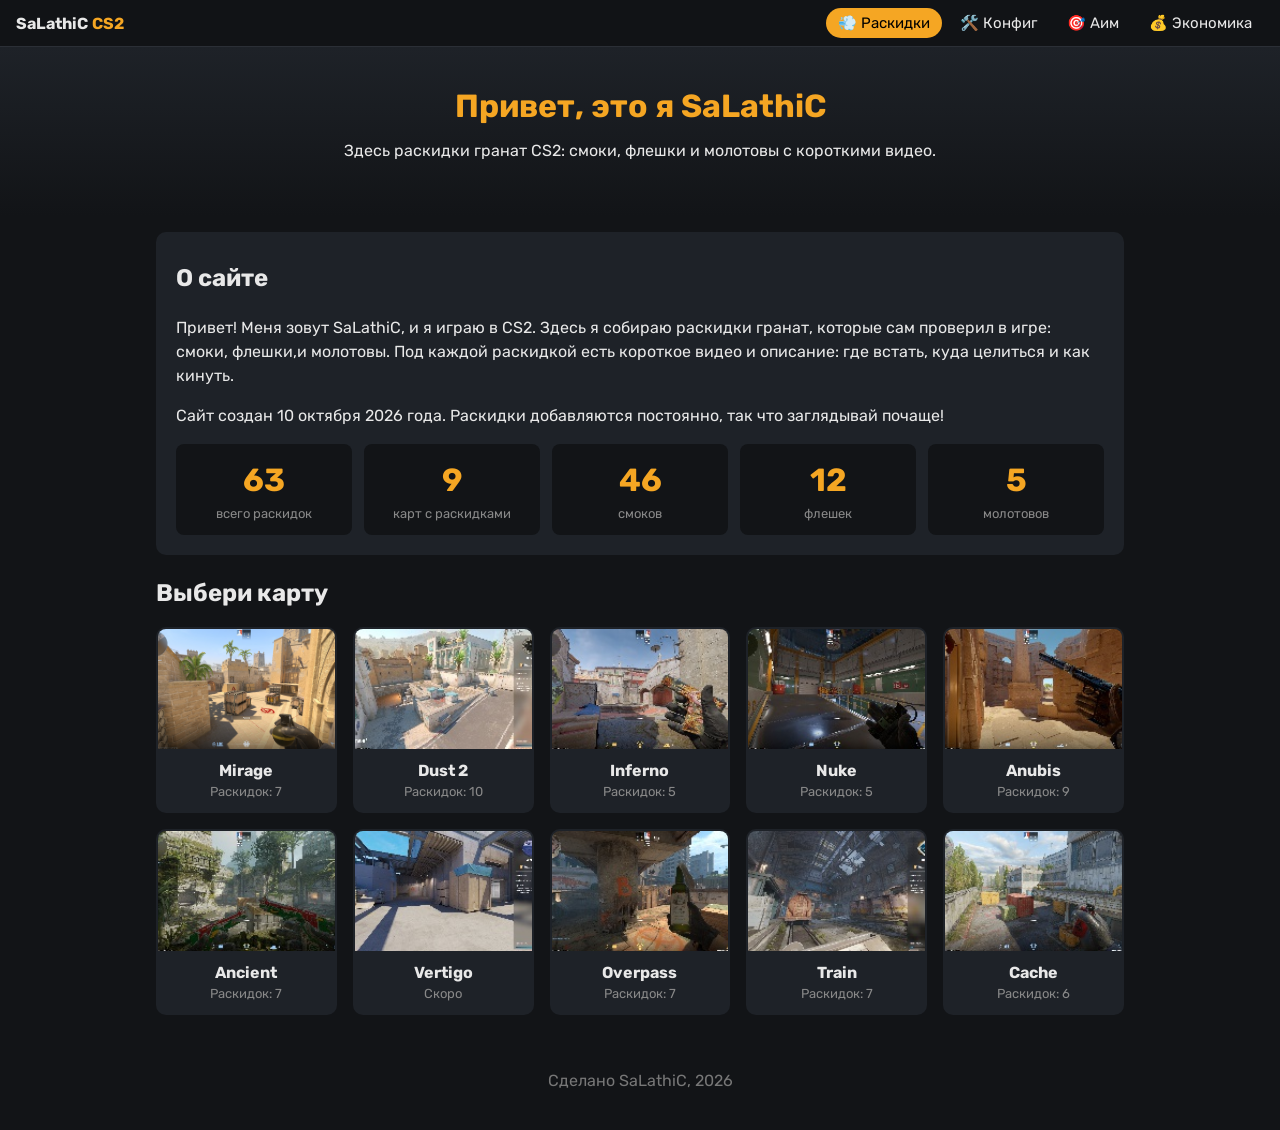
<file: index.html>
<!DOCTYPE html>
<html lang="ru">
<head>
    <!-- Сюда пишем служебную информацию. Её не видно на странице -->
    <meta charset="UTF-8">
    <meta name="viewport" content="width=device-width, initial-scale=1.0">
    <title>Раскидки CS2</title>
    <!-- Подключаем шрифт Rubik из Google Fonts (он умеет русские буквы) -->
    <link rel="stylesheet" href="https://fonts.googleapis.com/css2?family=Rubik:wght@400;700&display=swap">
    <!-- Подключаем файл с оформлением -->
    <link rel="stylesheet" href="style.css">
</head>
<body>
    <!-- Меню сайта рисует файл nav.js -->
    <script src="nav.js"></script>
    <!-- А всё, что внутри body, видно на странице -->

    <!-- Шапка сайта -->
    <header>
        <h1>Привет, это я SaLathiC</h1>
        <p>Здесь раскидки гранат CS2: смоки, флешки и молотовы с короткими видео.</p>
    </header>

    <!-- Основная часть: список карт -->
    <main>
        <!-- Блок «О сайте» -->
        <section class="about">
            <h2>О сайте</h2>
            <!-- ✏️ Текст можно поменять на свой -->
            <p>
                Привет! Меня зовут SaLathiC, и я играю в CS2. Здесь я собираю раскидки гранат,
                которые сам проверил в игре: смоки, флешки,и молотовы. Под каждой раскидкой есть
                короткое видео и описание: где встать, куда целиться и как кинуть.
            </p>
            <p>Сайт создан 10 октября 2026 года. Раскидки добавляются постоянно, так что заглядывай почаще!</p>

            <!-- Статистика. Цифры посчитает JavaScript из файла home.js -->
            <div class="stats">
                <div class="stat">
                    <span class="stat-number" id="stat-total">0</span>
                    <span class="stat-label">всего раскидок</span>
                </div>
                <div class="stat">
                    <span class="stat-number" id="stat-maps">0</span>
                    <span class="stat-label">карт с раскидками</span>
                </div>
                <div class="stat">
                    <span class="stat-number" id="stat-smoke">0</span>
                    <span class="stat-label">смоков</span>
                </div>
                <div class="stat">
                    <span class="stat-number" id="stat-flash">0</span>
                    <span class="stat-label">флешек</span>
                </div>
                <div class="stat">
                    <span class="stat-number" id="stat-molotov">0</span>
                    <span class="stat-label">молотовов</span>
                </div>
            </div>
        </section>

        <h2>Выбери карту</h2>

        <!-- Пустая сетка для плиток карт. Их нарисует JavaScript из файла home.js -->
        <nav class="map-grid"></nav>
    </main>

    <!-- Подвал сайта -->
    <footer>
        <p>Сделано SaLathiC, 2026</p>
    </footer>

    <!-- Сначала данные, потом робот главной страницы -->
    <script src="data.js"></script>
    <script src="home.js"></script>
</body>
</html>
</file>
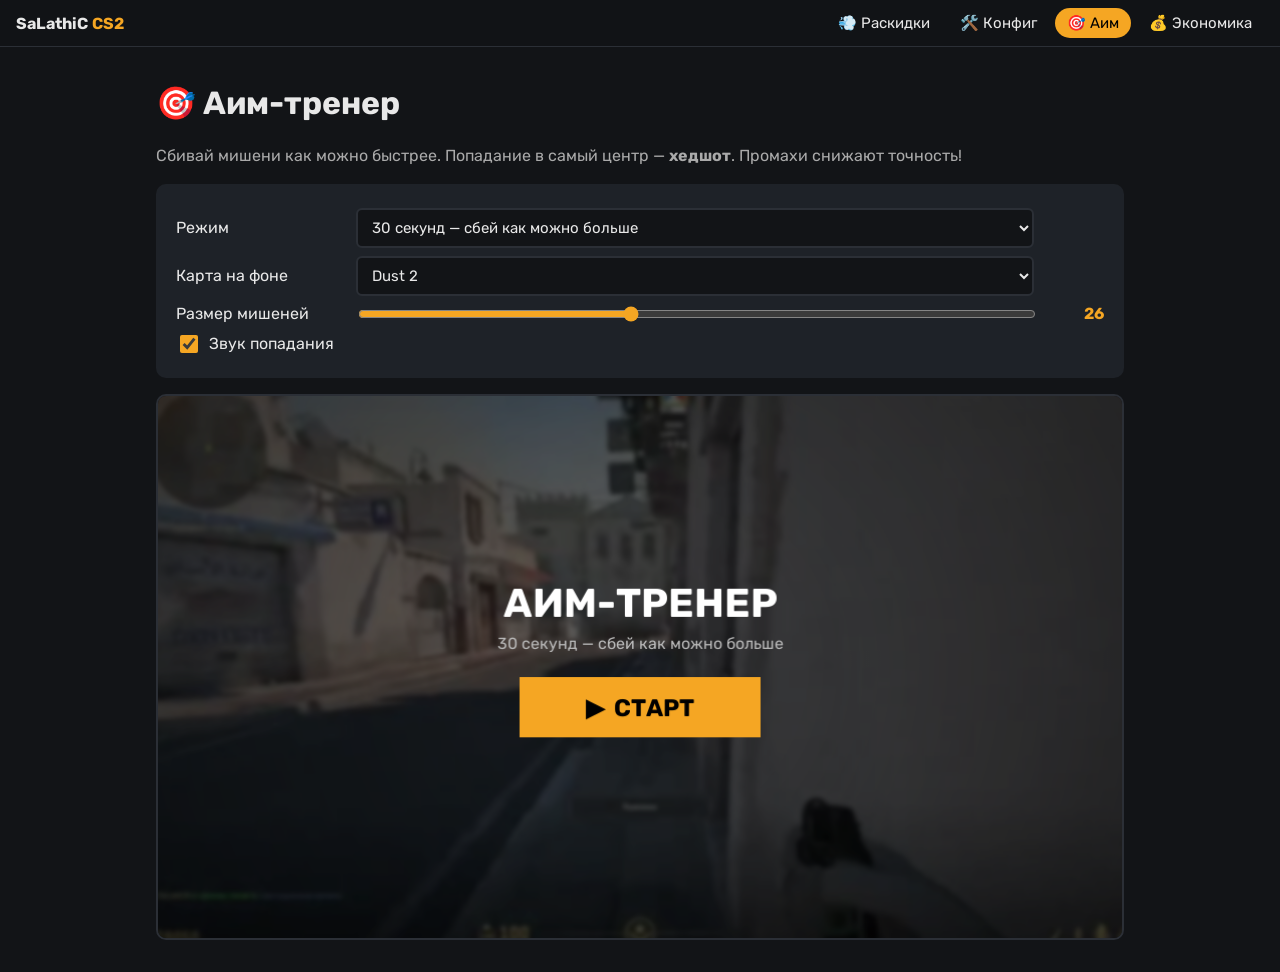
<file: aim.html>
<!DOCTYPE html>
<html lang="ru">
<head>
    <meta charset="UTF-8">
    <meta name="viewport" content="width=device-width, initial-scale=1.0">
    <title>Аим-тренер — CS2</title>
    <link rel="stylesheet" href="https://fonts.googleapis.com/css2?family=Rubik:wght@400;700&display=swap">
    <link rel="stylesheet" href="style.css">
</head>
<body>
    <script src="nav.js"></script>

    <main>
        <h1>🎯 Аим-тренер</h1>
        <p class="tool-intro">Сбивай мишени как можно быстрее. Попадание в самый центр — <b>хедшот</b>. Промахи снижают точность!</p>

        <!-- Настройки -->
        <section class="panel aim-settings">
            <div class="field">
                <label for="aim-mode">Режим</label>
                <select id="aim-mode">
                    <option value="classic">30 секунд — сбей как можно больше</option>
                    <option value="shrink">Мишени уменьшаются — успей, пока не исчезла</option>
                    <option value="moving">Двигающиеся мишени</option>
                    <option value="reaction">Реакция — 10 мишеней, важна скорость</option>
                </select>
                <span></span>
            </div>
            <div class="field">
                <label for="aim-map">Карта на фоне</label>
                <select id="aim-map">
                    <option value="dust2">Dust 2</option>
                    <option value="mirage">Mirage</option>
                    <option value="inferno">Inferno</option>
                    <option value="ancient">Ancient</option>
                    <option value="overpass">Overpass</option>
                    <option value="none">Без фона</option>
                </select>
                <span></span>
            </div>
            <div class="field">
                <label for="aim-size">Размер мишеней</label>
                <input type="range" id="aim-size" min="10" max="50" value="26">
                <output id="aim-size-out"></output>
            </div>
            <label class="check"><input type="checkbox" id="aim-sound" checked> Звук попадания</label>
        </section>

        <!-- Игровое поле. Кнопка «Старт», табло и всё остальное рисуются прямо на нём -->
        <canvas id="aim-canvas" width="960" height="540"></canvas>

        <!-- Итоги -->
        <section class="panel" id="aim-result" hidden>
            <h2>Итоги</h2>
            <div class="stats" id="result-stats"></div>
            <p id="result-record" class="hint"></p>
        </section>
    </main>

    <script src="aim.js"></script>
</body>
</html>
</file>
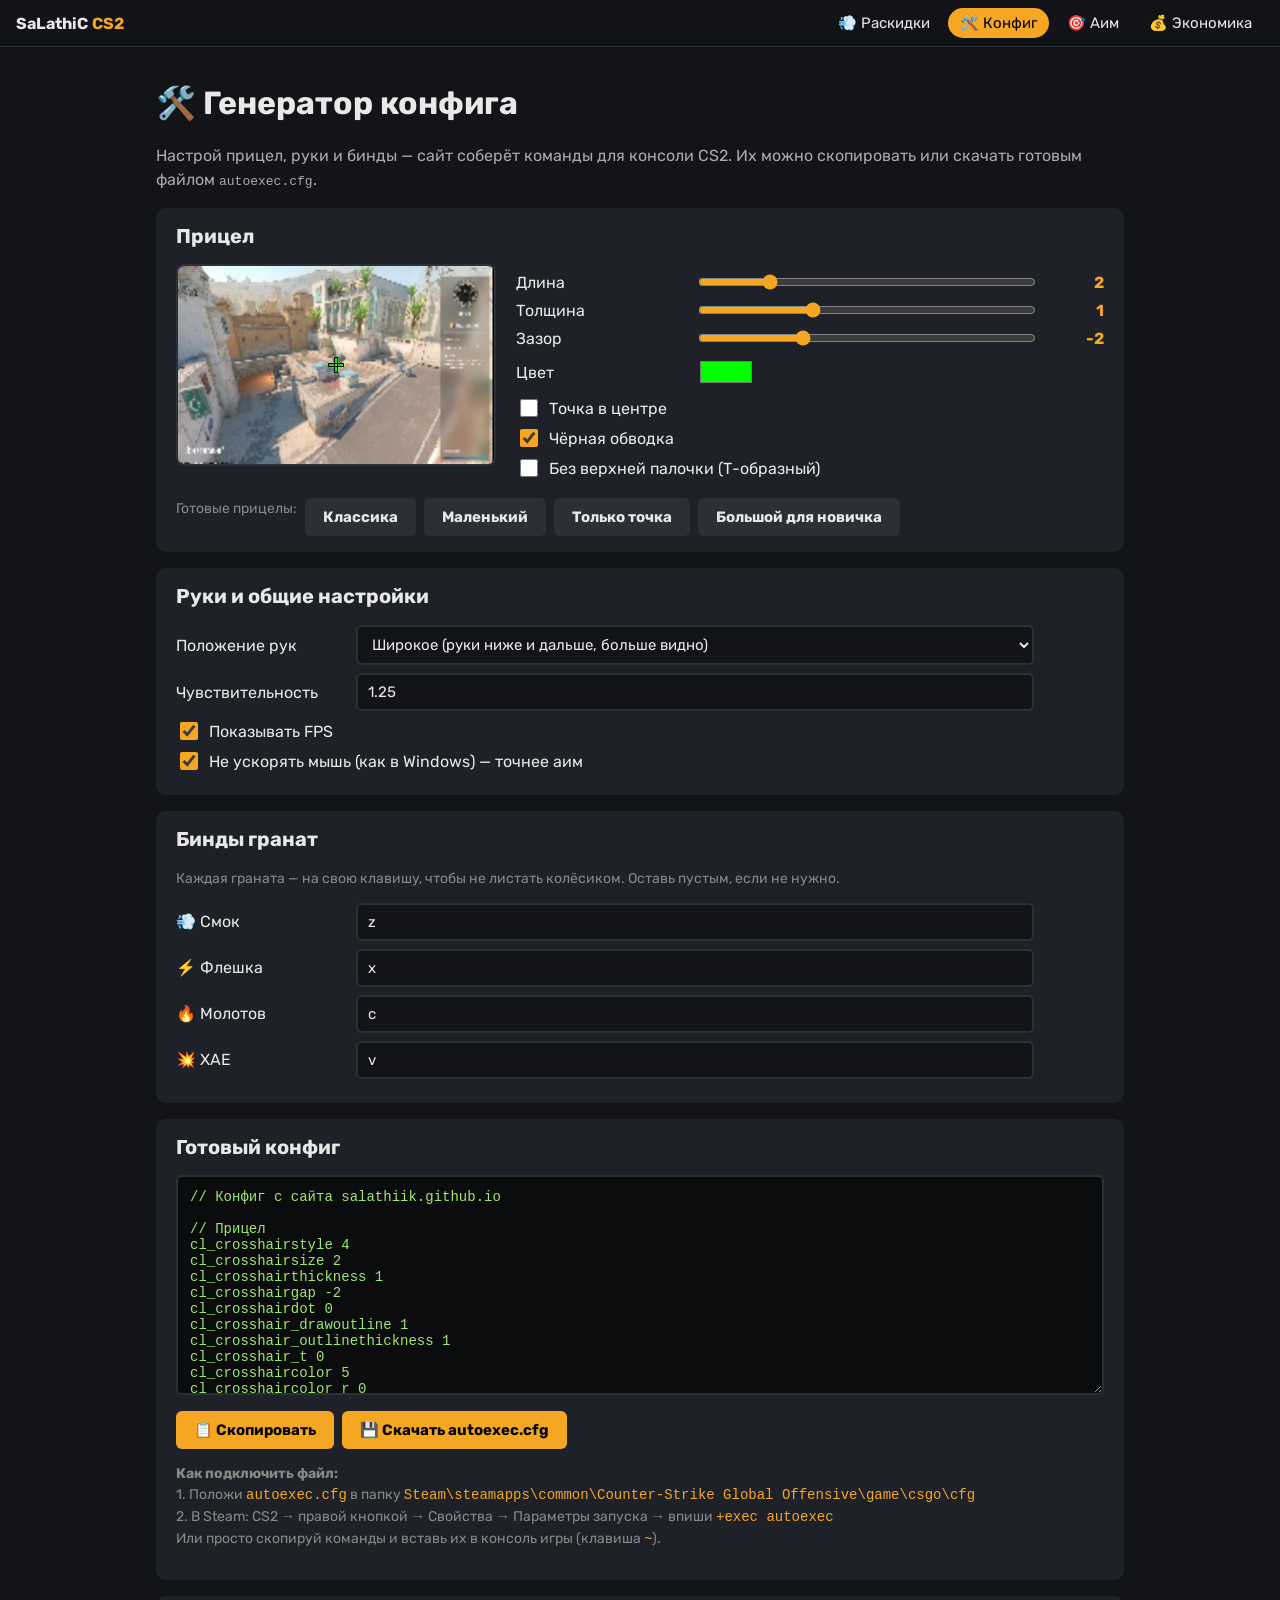
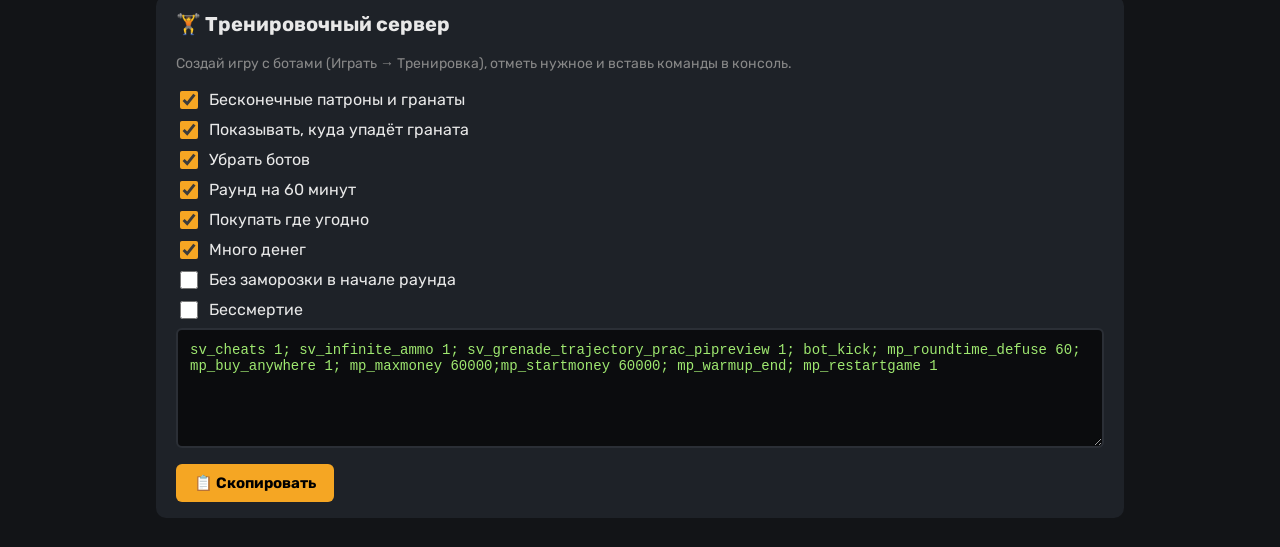
<file: config.html>
<!DOCTYPE html>
<html lang="ru">
<head>
    <meta charset="UTF-8">
    <meta name="viewport" content="width=device-width, initial-scale=1.0">
    <title>Генератор конфига — CS2</title>
    <link rel="stylesheet" href="https://fonts.googleapis.com/css2?family=Rubik:wght@400;700&display=swap">
    <link rel="stylesheet" href="style.css">
</head>
<body>
    <script src="nav.js"></script>

    <main>
        <h1>🛠️ Генератор конфига</h1>
        <p class="tool-intro">
            Настрой прицел, руки и бинды — сайт соберёт команды для консоли CS2.
            Их можно скопировать или скачать готовым файлом <code>autoexec.cfg</code>.
        </p>

        <!-- Прицел -->
        <section class="panel">
            <h2>Прицел</h2>
            <div class="crosshair-layout">
                <!-- Превью: canvas — «холст», на котором JavaScript рисует прицел -->
                <canvas id="crosshair-preview" width="320" height="200"></canvas>

                <div>
                    <div class="field">
                        <label for="ch-size">Длина</label>
                        <input type="range" id="ch-size" min="0" max="10" step="0.5" value="2">
                        <output id="ch-size-out"></output>
                    </div>
                    <div class="field">
                        <label for="ch-thickness">Толщина</label>
                        <input type="range" id="ch-thickness" min="0" max="3" step="0.5" value="1">
                        <output id="ch-thickness-out"></output>
                    </div>
                    <div class="field">
                        <label for="ch-gap">Зазор</label>
                        <input type="range" id="ch-gap" min="-5" max="5" step="0.5" value="-2">
                        <output id="ch-gap-out"></output>
                    </div>
                    <div class="field">
                        <label for="ch-color">Цвет</label>
                        <input type="color" id="ch-color" value="#00ff00">
                        <span></span>
                    </div>
                    <label class="check"><input type="checkbox" id="ch-dot"> Точка в центре</label>
                    <label class="check"><input type="checkbox" id="ch-outline" checked> Чёрная обводка</label>
                    <label class="check"><input type="checkbox" id="ch-t"> Без верхней палочки (Т-образный)</label>
                </div>
            </div>

            <div class="button-row">
                <span class="hint">Готовые прицелы:</span>
                <button class="big-button secondary" data-preset="classic">Классика</button>
                <button class="big-button secondary" data-preset="small">Маленький</button>
                <button class="big-button secondary" data-preset="dot">Только точка</button>
                <button class="big-button secondary" data-preset="big">Большой для новичка</button>
            </div>
        </section>

        <!-- Руки и общее -->
        <section class="panel">
            <h2>Руки и общие настройки</h2>
            <div class="field">
                <label for="vm-preset">Положение рук</label>
                <select id="vm-preset">
                    <option value="default">Стандартное</option>
                    <option value="wide" selected>Широкое (руки ниже и дальше, больше видно)</option>
                    <option value="close">Близкое</option>
                </select>
                <span></span>
            </div>
            <div class="field">
                <label for="sens">Чувствительность</label>
                <input type="number" id="sens" min="0.1" max="10" step="0.01" value="1.25">
                <span></span>
            </div>
            <label class="check"><input type="checkbox" id="opt-fps" checked> Показывать FPS</label>
            <label class="check"><input type="checkbox" id="opt-rawinput" checked> Не ускорять мышь (как в Windows) — точнее аим</label>
        </section>

        <!-- Бинды -->
        <section class="panel">
            <h2>Бинды гранат</h2>
            <p class="hint">Каждая граната — на свою клавишу, чтобы не листать колёсиком. Оставь пустым, если не нужно.</p>
            <div class="field"><label for="bind-smoke">💨 Смок</label><input type="text" id="bind-smoke" value="z" maxlength="10"><span></span></div>
            <div class="field"><label for="bind-flash">⚡ Флешка</label><input type="text" id="bind-flash" value="x" maxlength="10"><span></span></div>
            <div class="field"><label for="bind-molotov">🔥 Молотов</label><input type="text" id="bind-molotov" value="c" maxlength="10"><span></span></div>
            <div class="field"><label for="bind-he">💥 ХАЕ</label><input type="text" id="bind-he" value="v" maxlength="10"><span></span></div>
        </section>

        <!-- Результат -->
        <section class="panel">
            <h2>Готовый конфиг</h2>
            <textarea id="config-output" class="code-output" readonly></textarea>
            <div class="button-row">
                <button class="big-button" id="copy-config">📋 Скопировать</button>
                <button class="big-button" id="download-config">💾 Скачать autoexec.cfg</button>
            </div>
            <p class="hint">
                <b>Как подключить файл:</b><br>
                1. Положи <code>autoexec.cfg</code> в папку
                <code>Steam\steamapps\common\Counter-Strike Global Offensive\game\csgo\cfg</code><br>
                2. В Steam: CS2 → правой кнопкой → Свойства → Параметры запуска → впиши <code>+exec autoexec</code><br>
                Или просто скопируй команды и вставь их в консоль игры (клавиша <code>~</code>).
            </p>
        </section>

        <!-- Тренировочный сервер -->
        <section class="panel">
            <h2>🏋️ Тренировочный сервер</h2>
            <p class="hint">Создай игру с ботами (Играть → Тренировка), отметь нужное и вставь команды в консоль.</p>
            <label class="check"><input type="checkbox" class="practice" data-cmd="sv_infinite_ammo 1" checked> Бесконечные патроны и гранаты</label>
            <label class="check"><input type="checkbox" class="practice" data-cmd="sv_grenade_trajectory_prac_pipreview 1" checked> Показывать, куда упадёт граната</label>
            <label class="check"><input type="checkbox" class="practice" data-cmd="bot_kick" checked> Убрать ботов</label>
            <label class="check"><input type="checkbox" class="practice" data-cmd="mp_roundtime_defuse 60" checked> Раунд на 60 минут</label>
            <label class="check"><input type="checkbox" class="practice" data-cmd="mp_buy_anywhere 1" checked> Покупать где угодно</label>
            <label class="check"><input type="checkbox" class="practice" data-cmd="mp_maxmoney 60000;mp_startmoney 60000" checked> Много денег</label>
            <label class="check"><input type="checkbox" class="practice" data-cmd="mp_freezetime 0"> Без заморозки в начале раунда</label>
            <label class="check"><input type="checkbox" class="practice" data-cmd="god"> Бессмертие</label>
            <textarea id="practice-output" class="code-output" readonly style="min-height: 120px"></textarea>
            <div class="button-row">
                <button class="big-button" id="copy-practice">📋 Скопировать</button>
            </div>
        </section>
    </main>

    <script src="config.js"></script>
</body>
</html>
</file>
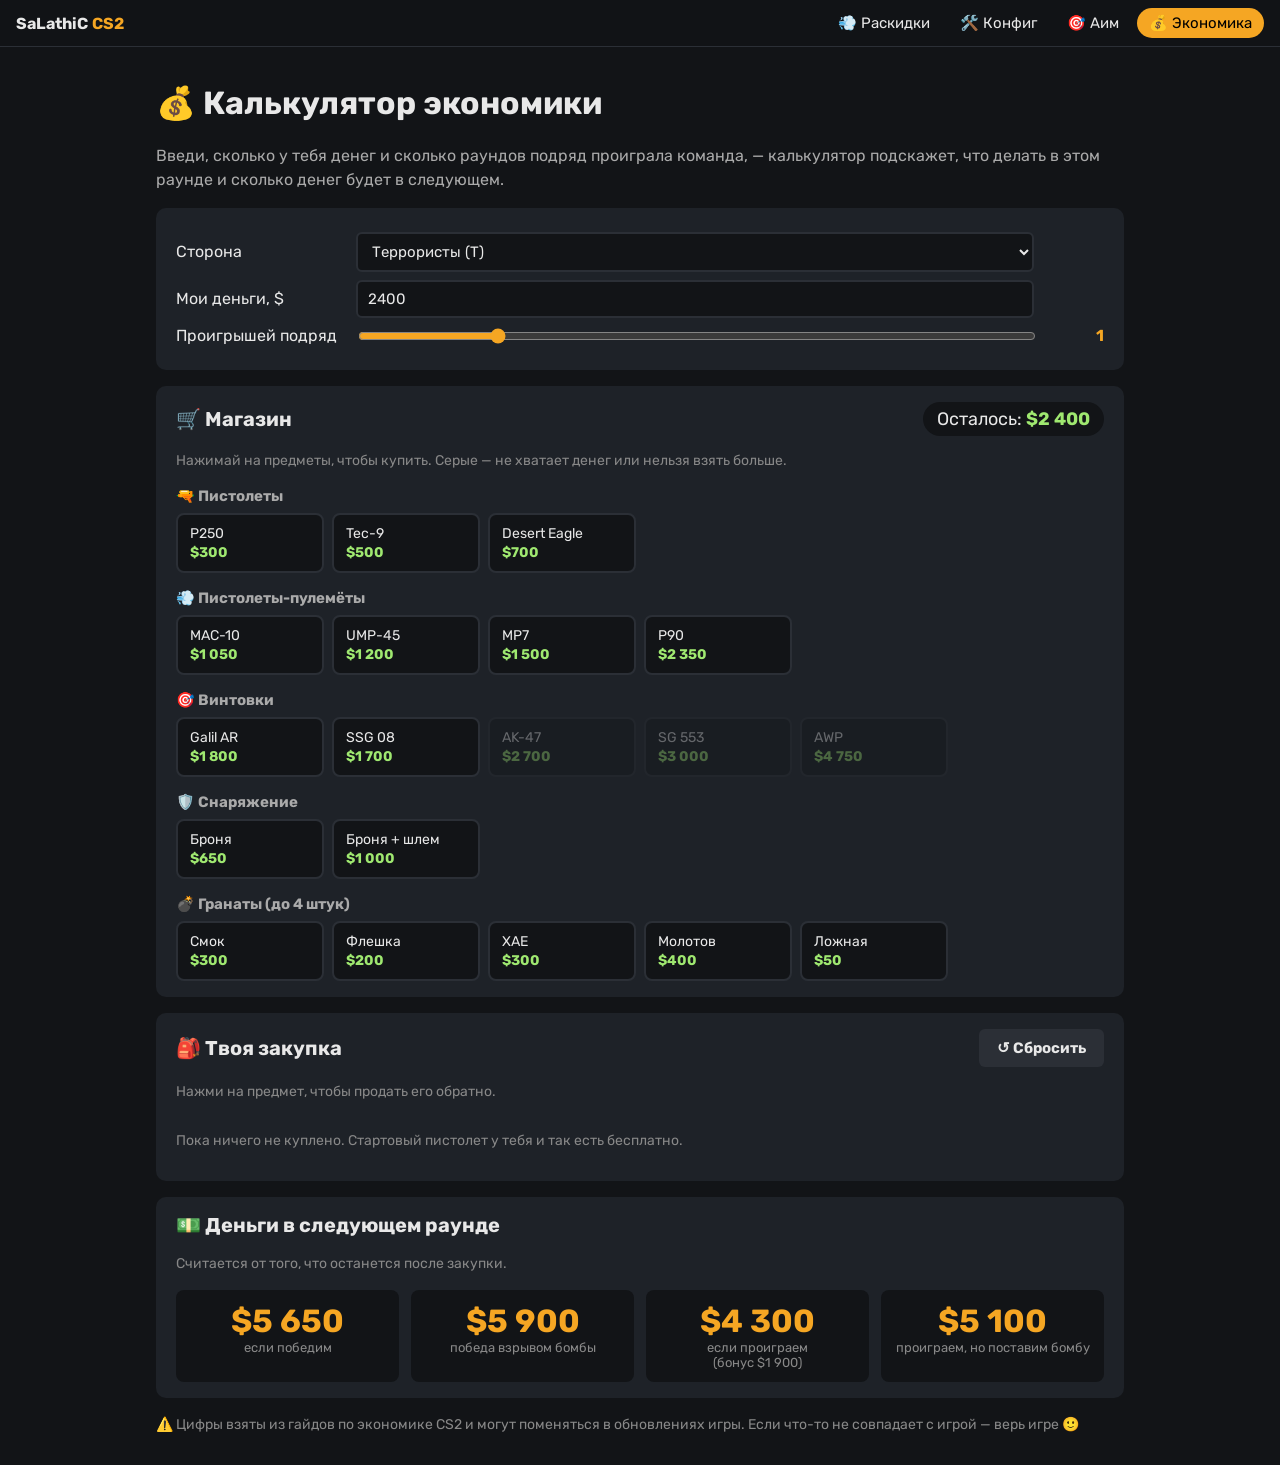
<file: economy.html>
<!DOCTYPE html>
<html lang="ru">
<head>
    <meta charset="UTF-8">
    <meta name="viewport" content="width=device-width, initial-scale=1.0">
    <title>Калькулятор экономики — CS2</title>
    <link rel="stylesheet" href="https://fonts.googleapis.com/css2?family=Rubik:wght@400;700&display=swap">
    <link rel="stylesheet" href="style.css">
</head>
<body>
    <script src="nav.js"></script>

    <main>
        <h1>💰 Калькулятор экономики</h1>
        <p class="tool-intro">
            Введи, сколько у тебя денег и сколько раундов подряд проиграла команда, —
            калькулятор подскажет, что делать в этом раунде и сколько денег будет в следующем.
        </p>

        <section class="panel">
            <div class="field">
                <label for="eco-side">Сторона</label>
                <select id="eco-side">
                    <option value="t">Террористы (T)</option>
                    <option value="ct">Спецназ (КТ)</option>
                </select>
                <span></span>
            </div>
            <div class="field">
                <label for="eco-money">Мои деньги, $</label>
                <input type="number" id="eco-money" min="0" max="16000" step="50" value="2400">
                <span></span>
            </div>
            <div class="field">
                <label for="eco-losses">Проигрышей подряд</label>
                <input type="range" id="eco-losses" min="0" max="5" value="1">
                <output id="eco-losses-out"></output>
            </div>
        </section>

        <!-- Магазин -->
        <section class="panel">
            <div class="shop-header">
                <h2>🛒 Магазин</h2>
                <div class="wallet">Осталось: <b id="eco-left"></b></div>
            </div>
            <p class="hint">Нажимай на предметы, чтобы купить. Серые — не хватает денег или нельзя взять больше.</p>
            <!-- Кнопки предметов, разложенные по разделам, нарисует economy.js -->
            <div id="eco-shop"></div>
        </section>

        <!-- Что купили -->
        <section class="panel">
            <div class="shop-header">
                <h2>🎒 Твоя закупка</h2>
                <button class="big-button secondary" id="eco-reset">↺ Сбросить</button>
            </div>
            <p class="hint">Нажми на предмет, чтобы продать его обратно.</p>
            <div id="eco-cart"></div>
        </section>

        <!-- Деньги в следующем раунде -->
        <section class="panel">
            <h2>💵 Деньги в следующем раунде</h2>
            <p class="hint">Считается от того, что останется после закупки.</p>
            <div class="stats" id="eco-next"></div>
        </section>

        <p class="hint">
            ⚠️ Цифры взяты из гайдов по экономике CS2 и могут поменяться в обновлениях игры.
            Если что-то не совпадает с игрой — верь игре 🙂
        </p>
    </main>

    <script src="economy.js"></script>
</body>
</html>
</file>
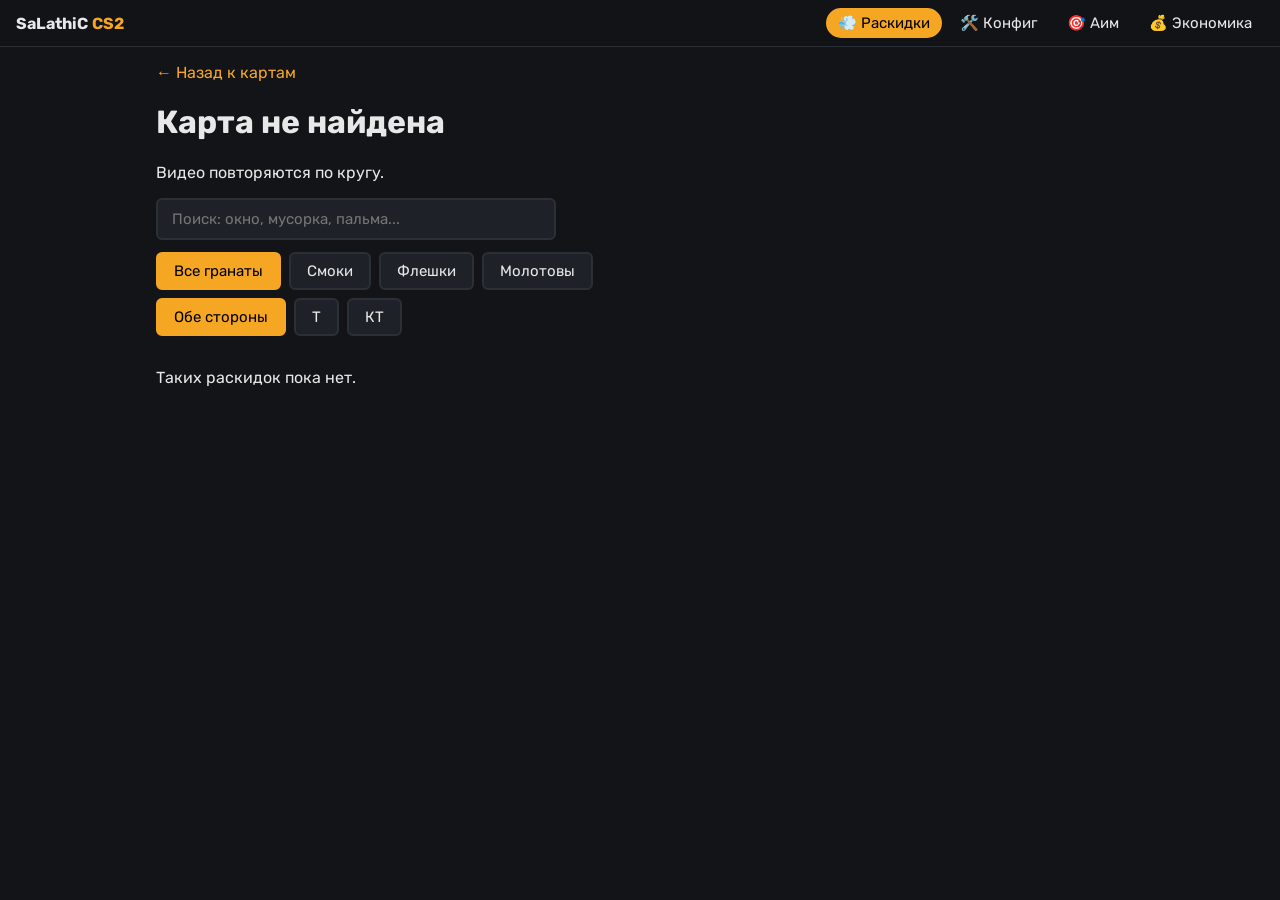
<file: map.html>
<!DOCTYPE html>
<html lang="ru">
<head>
    <meta charset="UTF-8">
    <meta name="viewport" content="width=device-width, initial-scale=1.0">
    <!-- Название вкладки поменяет JavaScript, когда узнает, какая это карта -->
    <title>Раскидки CS2</title>
    <link rel="stylesheet" href="https://fonts.googleapis.com/css2?family=Rubik:wght@400;700&display=swap">
    <link rel="stylesheet" href="style.css">
</head>
<body>
    <!-- Меню сайта рисует файл nav.js -->
    <script src="nav.js"></script>
    <!-- Одна страница для ВСЕХ карт. Какую карту показать, написано в ссылке:
         map.html?map=mirage, map.html?map=dust2 и т.д. -->
    <main>
        <!-- Ссылка обратно на главную -->
        <a class="back-link" href="index.html">← Назад к картам</a>

        <!-- Заголовок пустой — его заполнит JavaScript названием карты -->
        <h1 class="map-title"></h1>
        <p>Видео повторяются по кругу.</p>

        <!-- Фильтры. data-type и data-side — наши собственные «пометки» на кнопках,
             по ним JavaScript понимает, какая кнопка что фильтрует -->
        <div class="filters">
            <!-- Поле поиска. placeholder — серая подсказка, пока поле пустое -->
            <input class="search" type="search" placeholder="Поиск: окно, мусорка, пальма...">

            <div class="filter-group">
                <button class="filter-button active" data-type="all">Все гранаты</button>
                <button class="filter-button" data-type="smoke">Смоки</button>
                <button class="filter-button" data-type="flash">Флешки</button>
                <button class="filter-button" data-type="molotov">Молотовы</button>
            </div>

            <div class="filter-group">
                <button class="filter-button active" data-side="all">Обе стороны</button>
                <button class="filter-button" data-side="t">T</button>
                <button class="filter-button" data-side="ct">КТ</button>
            </div>
        </div>

        <!-- Пустая коробка для карточек. Их нарисует JavaScript из файла cards.js -->
        <div class="lineup-grid"></div>
    </main>

    <!-- Мини-страничка раскидки. Сначала спрятана (hidden),
         JavaScript показывает её по клику на карточку и заполняет данными -->
    <div class="modal" hidden>
        <div class="modal-window">
            <button class="modal-close" aria-label="Закрыть">✕</button>

            <!-- controls — кнопки плеера: пауза, перемотка, полный экран -->
            <video class="modal-video" controls loop muted playsinline></video>

            <div class="modal-info">
                <h2 class="modal-title"></h2>
                <div class="modal-tags"></div>
                <p><b>Для чего:</b> <span class="modal-purpose"></span></p>
                <p><b>Откуда:</b> <span class="modal-from"></span></p>
                <p><b>Куда целиться:</b> <span class="modal-aim"></span></p>
                <p><b>Как кинуть:</b> <span class="modal-how"></span></p>
                <!-- Плашка «Взято у ...». Видна, только если у раскидки указан source -->
                <p class="modal-source" hidden></p>
            </div>
        </div>
    </div>

    <!-- Карточка автора (ютубера). Открывается поверх мини-странички -->
    <div class="author-popup" hidden>
        <div class="author-window">
            <button class="author-close" aria-label="Закрыть">✕</button>
            <img class="author-photo" alt="">
            <h3 class="author-name"></h3>
            <p class="author-about"></p>
            <!-- target="_blank" — открыть ссылку в новой вкладке, чтобы наш сайт не закрылся -->
            <a class="author-channel" target="_blank" rel="noopener"></a>
        </div>
    </div>

    <!-- Подключаем JavaScript. Порядок важен: сначала данные, потом робот, который их рисует -->
    <script src="data.js"></script>
    <script src="cards.js"></script>
</body>
</html>
</file>
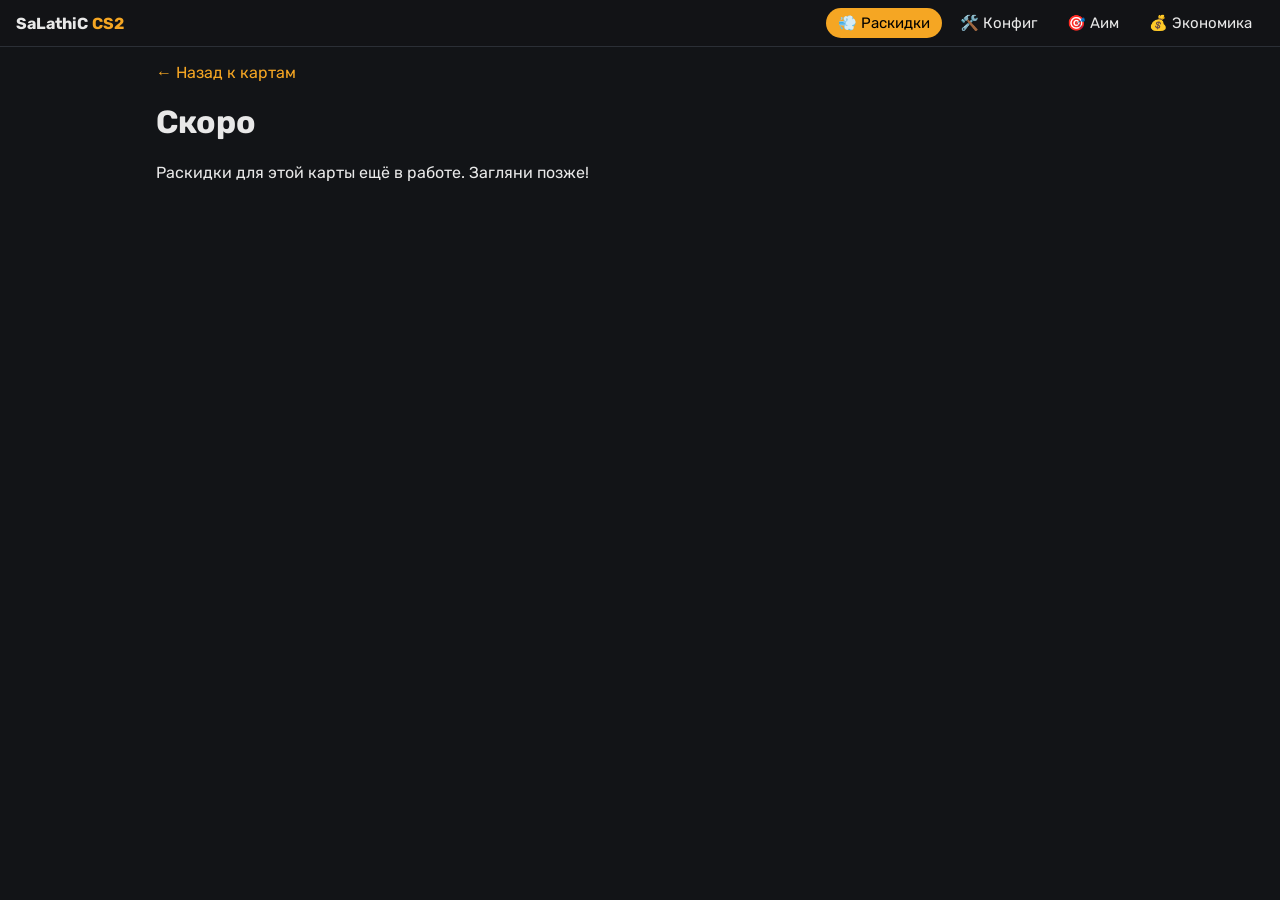
<file: soon.html>
<!DOCTYPE html>
<html lang="ru">
<head>
    <meta charset="UTF-8">
    <meta name="viewport" content="width=device-width, initial-scale=1.0">
    <title>Скоро — Раскидки CS2</title>
    <link rel="stylesheet" href="https://fonts.googleapis.com/css2?family=Rubik:wght@400;700&display=swap">
    <link rel="stylesheet" href="style.css">
</head>
<body>
    <!-- Меню сайта рисует файл nav.js -->
    <script src="nav.js"></script>
    <main>
        <a class="back-link" href="index.html">← Назад к картам</a>

        <h1>Скоро</h1>
        <p>Раскидки для этой карты ещё в работе. Загляни позже!</p>
    </main>
</body>
</html>
</file>
<file: style.css>
/* Это CSS — «одежда» сайта. Здесь пишем, как всё выглядит */

/* ===== Весь сайт ===== */

/* * — значит «все элементы». Так размеры считаются проще и понятнее */
* {
    box-sizing: border-box;
}

body {
    margin: 0;                          /* убираем белую рамку вокруг страницы */
    font-family: 'Rubik', sans-serif;   /* шрифт; если не загрузится — любой простой */
    background-color: #121417;          /* почти чёрный фон */
    color: #e8e8e8;                     /* светло-серый текст */
}

/* ===== Шапка ===== */

header {
    text-align: center;                 /* текст по центру */
    padding: 40px 16px;
    /* плавный переход цвета сверху вниз */
    background: linear-gradient(#1e2228, #121417);
}

header h1 {
    margin: 0;
    color: #f5a623;                     /* оранжевый, как в CS2 */
}

/* ===== Основная часть ===== */

main {
    max-width: 1000px;                  /* на широком экране не растягиваемся бесконечно */
    margin: 0 auto;                     /* auto по бокам — ставит блок по центру */
    padding: 16px;
}

/* ===== Блок «О сайте» ===== */

.about {
    background-color: #1e2228;
    border-radius: 10px;
    padding: 8px 20px 20px;
    margin-bottom: 24px;
    line-height: 1.5;                   /* расстояние между строчками — так текст легче читать */
}

/* Ряд с цифрами: плитки в ряд, а если не влезают — переносятся */
.stats {
    display: flex;
    flex-wrap: wrap;
    gap: 12px;
    margin-top: 16px;
}

/* Одна плитка с цифрой */
.stat {
    flex: 1;                            /* все плитки одинаковой ширины */
    min-width: 110px;
    display: flex;
    flex-direction: column;             /* цифра сверху, подпись снизу */
    align-items: center;
    padding: 12px;
    background-color: #121417;
    border-radius: 8px;
}

.stat-number {
    font-size: 32px;
    font-weight: bold;
    color: #f5a623;
}

.stat-label {
    font-size: 13px;
    color: #888;
    text-align: center;
}

/* Сетка плиток: сама решает, сколько плиток влезет в ряд.
   Каждая плитка не уже 180px, а лишнее место делится поровну */
.map-grid {
    display: grid;
    grid-template-columns: repeat(auto-fill, minmax(180px, 1fr));
    gap: 16px;                          /* расстояние между плитками */
}

/* Одна плитка карты */
.map-card {
    display: flex;
    flex-direction: column;             /* картинка сверху, название снизу */
    background-color: #1e2228;
    border: 2px solid transparent;      /* невидимая рамка, станет оранжевой при наведении */
    border-radius: 10px;                /* скруглённые углы */
    overflow: hidden;                   /* картинка не вылезает за скруглённые углы */
    color: inherit;                     /* цвет текста как у всей страницы, а не синий */
    text-decoration: none;              /* убираем подчёркивание ссылки */
    transition: transform 0.2s, border-color 0.2s;  /* плавная анимация за 0.2 секунды */
}

/* :hover — когда наводишь мышку на плитку */
.map-card:hover {
    transform: translateY(-4px);        /* приподнимаем на 4 пикселя */
    border-color: #f5a623;
}

/* Верхняя часть плитки: картинка или надпись «Скоро» */
.map-picture {
    width: 100%;
    height: 120px;
    object-fit: cover;                  /* картинка заполняет место и не сплющивается */
    display: flex;                      /* эти три строчки ставят текст «Скоро» по центру */
    align-items: center;
    justify-content: center;
    background-color: #2b2f36;
    color: #777;
}

/* Название карты под картинкой */
.map-name {
    padding: 12px 12px 0;
    text-align: center;
    font-weight: bold;
}

/* Подпись под названием: «Раскидок: 7» или «Скоро» */
.map-count {
    padding: 4px 12px 12px;
    text-align: center;
    font-size: 13px;
    color: #888;
}

/* ===== Подвал ===== */

footer {
    text-align: center;
    padding: 24px;
    color: #777;
}

/* ===== Другие страницы ===== */

/* Ссылка «← Назад к картам» */
.back-link {
    color: #f5a623;
    text-decoration: none;
}

/* ===== Фильтры ===== */

.filters {
    margin: 16px 0;
}

/* Поле поиска */
.search {
    width: 100%;
    max-width: 400px;
    padding: 10px 14px;
    margin-bottom: 12px;
    background-color: #1e2228;
    color: #e8e8e8;
    border: 2px solid #2b2f36;
    border-radius: 6px;
    font-family: inherit;
    font-size: 15px;
}

/* :focus — когда в поле кликнули и печатают */
.search:focus {
    outline: none;                      /* убираем стандартную синюю рамку браузера */
    border-color: #f5a623;
}

/* Одна группа кнопок — кнопки в ряд, а если не влезают — переносятся */
.filter-group {
    display: flex;
    flex-wrap: wrap;
    gap: 8px;
    margin-bottom: 8px;
}

.filter-button {
    padding: 8px 16px;
    background-color: #1e2228;
    color: #e8e8e8;
    border: 2px solid #2b2f36;
    border-radius: 6px;
    font-family: inherit;               /* кнопки по умолчанию берут другой шрифт — исправляем */
    font-size: 15px;
    cursor: pointer;                    /* курсор-рука при наведении */
}

.filter-button:hover {
    border-color: #f5a623;
}

/* Выбранная кнопка — оранжевая. JavaScript добавляет ей класс active */
.filter-button.active {
    background-color: #f5a623;
    border-color: #f5a623;
    color: black;
}

/* ===== Раскидки ===== */

/* Сетка карточек раскидок: как сетка карт, только карточки шире */
.lineup-grid {
    display: grid;
    grid-template-columns: repeat(auto-fill, minmax(300px, 1fr));
    gap: 16px;
}

/* Одна карточка раскидки */
.lineup-card {
    background-color: #1e2228;
    border: 2px solid transparent;      /* невидимый контур — станет белым при наведении */
    border-radius: 10px;
    overflow: hidden;
    cursor: pointer;                    /* курсор-рука: «на меня можно нажать» */
    transition: border-color 0.2s;      /* контур загорается плавно */
}

/* Наводишь мышку — контур загорается белым */
.lineup-card:hover {
    border-color: white;
}

/* Видео на всю ширину карточки */
.lineup-card video {
    width: 100%;
    display: block;                     /* убирает маленькую щель под видео */
    aspect-ratio: 16 / 9;               /* место под видео занято сразу, и страница не «прыгает» при загрузке */
    object-fit: cover;
    background-color: #000;
}

/* Текст под видео */
.lineup-info {
    padding: 12px 16px;
}

.lineup-info h3 {
    margin: 0 0 8px;                    /* отступ только снизу */
}

.lineup-info p {
    margin: 6px 0;
}

/* Метки «Смок», «T» и т.д. — маленькие цветные таблички */
.tag {
    display: inline-block;
    padding: 2px 8px;
    border-radius: 4px;
    font-size: 13px;
    font-weight: bold;
}

/* У каждой метки свой цвет */
.tag-smoke   { background-color: #6b7280; color: white; }   /* серый */
.tag-flash   { background-color: #f3f4f6; color: black; }   /* белый */
.tag-molotov { background-color: #dc2626; color: white; }   /* красный */
.tag-t       { background-color: #d97706; color: white; }   /* оранжевый — террористы */
.tag-ct      { background-color: #2563eb; color: white; }   /* синий — спецназ */

/* ===== Мини-страничка раскидки ===== */

/* Тёмный полупрозрачный фон на весь экран */
.modal {
    position: fixed;                    /* «приклеен» к экрану и не прокручивается */
    inset: 0;                           /* растянут на весь экран: сверху, справа, снизу, слева = 0 */
    z-index: 100;                       /* поверх всего остального */
    display: flex;
    align-items: center;                /* окно по центру экрана */
    justify-content: center;
    padding: 16px;
    background-color: rgba(0, 0, 0, 0.8);   /* чёрный, но на 80% непрозрачный */
}

/* hidden прячет элемент. Без этой строчки display: flex выше «перебил» бы hidden */
.modal[hidden] {
    display: none;
}

/* Само окно */
.modal-window {
    position: relative;                 /* чтобы крестик можно было поставить в его угол */
    width: 100%;
    max-width: 900px;
    max-height: 100%;
    overflow-y: auto;                   /* если окно не влезает по высоте — внутри появится прокрутка */
    background-color: #1e2228;
    border: 2px solid white;
    border-radius: 12px;
}

/* Большое видео на всю ширину окна */
.modal-video {
    width: 100%;
    display: block;
    aspect-ratio: 16 / 9;
    background-color: #000;
}

.modal-info {
    padding: 16px 20px 20px;
    line-height: 1.5;
}

.modal-info h2 {
    margin: 0 0 8px;
}

/* Крестик в правом верхнем углу */
.modal-close {
    position: absolute;
    top: 8px;
    right: 8px;
    z-index: 1;                         /* поверх видео */
    width: 36px;
    height: 36px;
    border: none;
    border-radius: 50%;                 /* круглая кнопка */
    background-color: rgba(0, 0, 0, 0.6);
    color: white;
    font-size: 18px;
    cursor: pointer;
}

.modal-close:hover {
    background-color: #f5a623;
    color: black;
}

/* ===== Автор раскидки ===== */

/* Овальная плашка автора: маленькая аватарка + имя.
   Видна сразу на карточке раскидки и в мини-страничке */
.author-badge {
    display: inline-flex;               /* аватарка и имя в одну строку */
    align-items: center;
    gap: 6px;
    vertical-align: middle;
    padding: 2px 10px 2px 2px;          /* слева меньше — там аватарка */
    border: 1px solid #f5a623;
    border-radius: 999px;               /* очень большое скругление = овал */
    background-color: rgba(245, 166, 35, 0.15);   /* оранжевый, но почти прозрачный */
    color: #f5a623;
    font: inherit;
    font-size: 13px;
    font-weight: bold;
    cursor: pointer;
    transition: background-color 0.2s, color 0.2s;
}

.author-badge:hover {
    background-color: #f5a623;
    color: black;
}

/* Круглая мини-аватарка внутри плашки */
.author-badge img {
    width: 20px;
    height: 20px;
    border-radius: 50%;
}

/* Тёмный фон под карточкой автора — как у мини-странички, но ещё выше (z-index 200) */
.author-popup {
    position: fixed;
    inset: 0;
    z-index: 200;
    display: flex;
    align-items: center;
    justify-content: center;
    padding: 16px;
    background-color: rgba(0, 0, 0, 0.6);
}

.author-popup[hidden] {
    display: none;
}

/* Сама карточка автора */
.author-window {
    position: relative;
    width: 100%;
    max-width: 340px;
    padding: 28px 24px 24px;
    text-align: center;
    background-color: #1e2228;
    border: 2px solid white;
    border-radius: 12px;
}

/* Круглая аватарка */
.author-photo {
    width: 120px;
    height: 120px;
    border-radius: 50%;
    border: 3px solid #f5a623;
    object-fit: cover;
}

.author-name {
    margin: 12px 0 4px;
    font-size: 24px;
}

.author-about {
    color: #aaa;
    line-height: 1.5;
}

/* Кнопка «Открыть канал на ...» */
.author-channel {
    display: inline-block;
    margin-top: 8px;
    padding: 10px 18px;
    border-radius: 6px;
    color: white;
    font-weight: bold;
    text-decoration: none;
}

/* Цвет кнопки — как у площадки */
.channel-youtube         { background-color: #ff0000; }   /* красный YouTube */
.channel-youtube:hover   { background-color: #cc0000; }
.channel-rutube          { background-color: #100943; border: 1px solid #00a1e7; }   /* тёмно-синий Rutube */
.channel-rutube:hover    { background-color: #00a1e7; }
.channel-github          { background-color: #24292f; border: 1px solid #8b949e; }   /* тёмно-серый GitHub */
.channel-github:hover    { background-color: #444c56; }

/* Крестик — такой же, как у мини-странички */
.author-close {
    position: absolute;
    top: 8px;
    right: 8px;
    width: 32px;
    height: 32px;
    border: none;
    border-radius: 50%;
    background-color: rgba(0, 0, 0, 0.4);
    color: white;
    font-size: 16px;
    cursor: pointer;
}

.author-close:hover {
    background-color: #f5a623;
    color: black;
}

/* ===== Меню сайта ===== */

/* Полоска меню, «приклеенная» к верху экрана при прокрутке */
.site-nav {
    position: sticky;                   /* при прокрутке остаётся наверху */
    top: 0;
    z-index: 50;
    display: flex;
    flex-wrap: wrap;                    /* на телефоне пункты переносятся на новую строку */
    align-items: center;
    gap: 6px;
    padding: 8px 16px;
    background-color: rgba(18, 20, 23, 0.95);
    border-bottom: 1px solid #2b2f36;
}

.nav-logo {
    margin-right: auto;                 /* auto толкает всё остальное вправо */
    color: #e8e8e8;
    font-weight: bold;
    text-decoration: none;
}

.nav-logo span {
    margin-left: 4px;
    color: #f5a623;
}

.nav-link {
    padding: 6px 12px;
    border-radius: 999px;
    color: #e8e8e8;
    text-decoration: none;
    font-size: 15px;
}

.nav-link:hover {
    background-color: #2b2f36;
}

/* Раздел, где ты сейчас */
.nav-link.active {
    background-color: #f5a623;
    color: black;
}

/* ===== Общее для страниц-инструментов ===== */

.tool-intro {
    color: #aaa;
    line-height: 1.5;
}

/* Блок-карточка с настройками */
.panel {
    background-color: #1e2228;
    border-radius: 10px;
    padding: 16px 20px;
    margin-bottom: 16px;
}

.panel h2 {
    margin-top: 0;
    font-size: 20px;
}

/* Строчка «название — ползунок — значение» */
.field {
    display: grid;
    grid-template-columns: 170px 1fr 60px;
    align-items: center;
    gap: 10px;
    margin: 8px 0;
}

.field output,
.field .value {
    color: #f5a623;
    font-weight: bold;
    text-align: right;
}

/* На телефоне — название сверху, ползунок под ним */
@media (max-width: 560px) {
    .field {
        grid-template-columns: 1fr 60px;
    }
    .field label {
        grid-column: 1 / -1;
    }
}

input[type="range"] {
    width: 100%;
    accent-color: #f5a623;              /* оранжевый ползунок */
}

input[type="number"],
input[type="text"],
select {
    width: 100%;
    padding: 8px 10px;
    background-color: #121417;
    color: #e8e8e8;
    border: 2px solid #2b2f36;
    border-radius: 6px;
    font-family: inherit;
    font-size: 15px;
}

.check {
    display: flex;
    align-items: center;
    gap: 8px;
    margin: 6px 0;
    cursor: pointer;
}

.check input {
    accent-color: #f5a623;
    width: 18px;
    height: 18px;
}

/* Большая оранжевая кнопка */
.big-button {
    padding: 10px 18px;
    border: none;
    border-radius: 6px;
    background-color: #f5a623;
    color: black;
    font-family: inherit;
    font-size: 15px;
    font-weight: bold;
    cursor: pointer;
}

.big-button:hover {
    background-color: #ffc04d;
}

.big-button.secondary {
    background-color: #2b2f36;
    color: #e8e8e8;
}

.big-button.secondary:hover {
    background-color: #3a3f48;
}

.button-row {
    display: flex;
    flex-wrap: wrap;
    gap: 8px;
    margin-top: 12px;
}

/* Поле с готовыми командами */
.code-output {
    width: 100%;
    min-height: 220px;
    padding: 12px;
    background-color: #0b0c0e;
    color: #9fe870;                     /* зелёный «хакерский» текст */
    border: 2px solid #2b2f36;
    border-radius: 6px;
    font-family: Consolas, monospace;
    font-size: 14px;
    resize: vertical;
}

.hint {
    color: #888;
    font-size: 14px;
    line-height: 1.5;
}

.hint code {
    color: #f5a623;
}

/* ===== Генератор конфига ===== */

/* Превью слева, настройки справа (на телефоне — друг под другом) */
.crosshair-layout {
    display: grid;
    grid-template-columns: 320px 1fr;
    gap: 20px;
    align-items: start;
}

@media (max-width: 760px) {
    .crosshair-layout {
        grid-template-columns: 1fr;
    }
}

#crosshair-preview {
    width: 100%;
    max-width: 320px;
    border-radius: 8px;
    border: 2px solid #2b2f36;
}

input[type="color"] {
    width: 60px;
    height: 32px;
    border: none;
    background: none;
    cursor: pointer;
}

/* ===== Аим-тренер ===== */

/* Игровое поле растягивается на всю ширину, но сохраняет пропорции */
#aim-canvas {
    display: block;
    width: 100%;
    height: auto;
    margin-bottom: 16px;
    border: 2px solid #2b2f36;
    border-radius: 10px;
    cursor: none;                       /* обычный курсор прячем — прицел рисует aim.js */
    touch-action: manipulation;
}

/* ===== Калькулятор экономики ===== */

/* Заголовок блока + кошелёк/кнопка справа */
.shop-header {
    display: flex;
    flex-wrap: wrap;
    align-items: center;
    justify-content: space-between;
    gap: 8px;
}

.shop-header h2 {
    margin: 0;
}

/* Кошелёк «Осталось: $...» */
.wallet {
    padding: 6px 14px;
    border-radius: 999px;
    background-color: #121417;
    font-size: 18px;
}

.wallet b {
    color: #9fe870;
}

/* Название раздела магазина */
.shop-section {
    margin: 16px 0 8px;
    font-size: 15px;
    color: #aaa;
}

/* Кнопки предметов в ряд */
.shop-row {
    display: grid;
    grid-template-columns: repeat(auto-fill, minmax(130px, 1fr));
    gap: 8px;
}

/* Кнопка-предмет: название сверху, цена снизу */
.shop-item {
    position: relative;
    display: flex;
    flex-direction: column;
    align-items: flex-start;
    gap: 2px;
    padding: 10px 12px;
    background-color: #121417;
    color: #e8e8e8;
    border: 2px solid #2b2f36;
    border-radius: 8px;
    font-family: inherit;
    font-size: 14px;
    text-align: left;
    cursor: pointer;
    transition: border-color 0.15s, transform 0.1s;
}

.shop-item b {
    color: #9fe870;
}

.shop-item:hover:not(:disabled) {
    border-color: #f5a623;
}

/* :active — в момент нажатия кнопка чуть «вдавливается» */
.shop-item:active:not(:disabled) {
    transform: scale(0.96);
}

/* Нельзя купить — серая и полупрозрачная */
.shop-item:disabled {
    opacity: 0.35;
    cursor: not-allowed;
}

/* Галочка «уже куплено» в углу кнопки */
.shop-item .owned {
    position: absolute;
    top: 4px;
    right: 6px;
    font-style: normal;
    font-size: 12px;
    color: #f5a623;
}

/* Купленные предметы в корзине */
#eco-cart {
    display: flex;
    flex-wrap: wrap;
    gap: 8px;
    margin-top: 8px;
}

.cart-item {
    padding: 8px 12px;
    background-color: rgba(245, 166, 35, 0.15);
    color: #e8e8e8;
    border: 1px solid #f5a623;
    border-radius: 999px;
    font-family: inherit;
    font-size: 14px;
    cursor: pointer;
}

.cart-item:hover {
    background-color: #c62828;      /* красный — «продать» */
    border-color: #c62828;
}

.cart-total {
    width: 100%;
    margin: 8px 0 0;
    color: #aaa;
}
</file>
